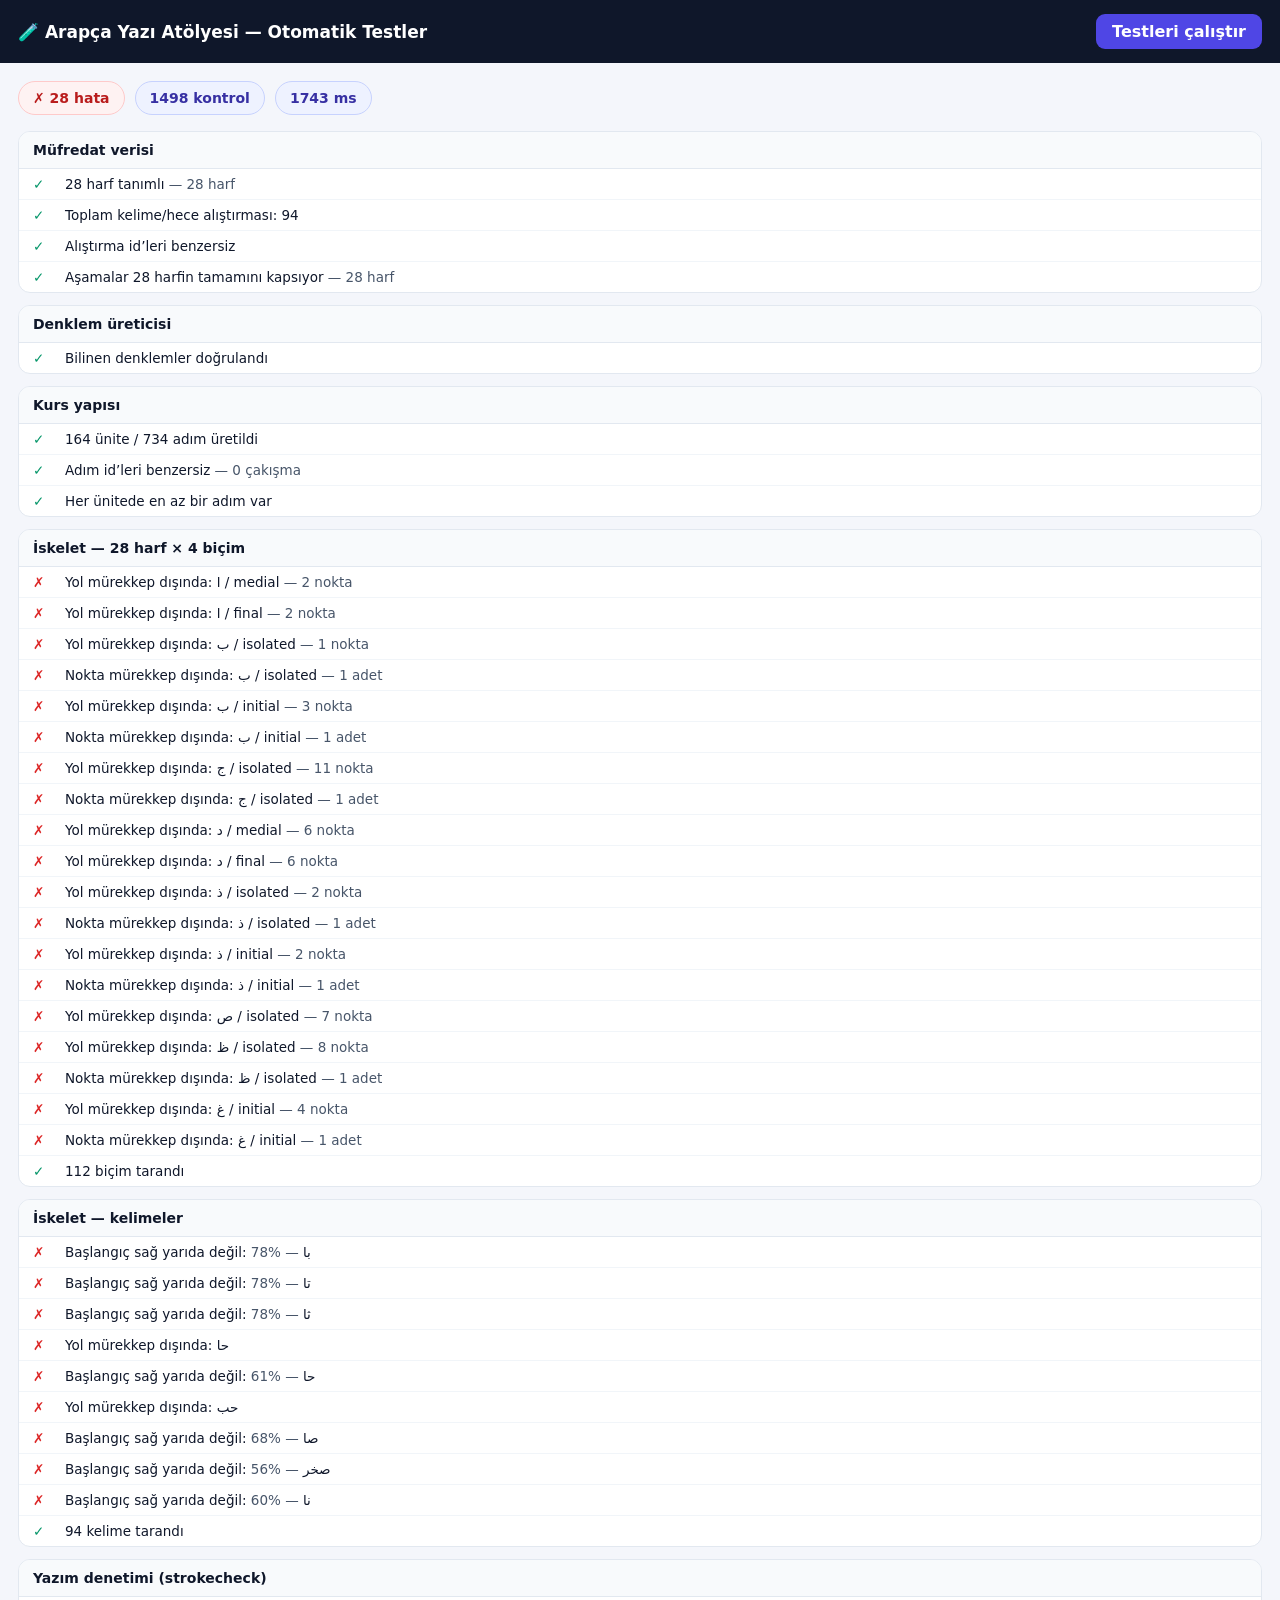
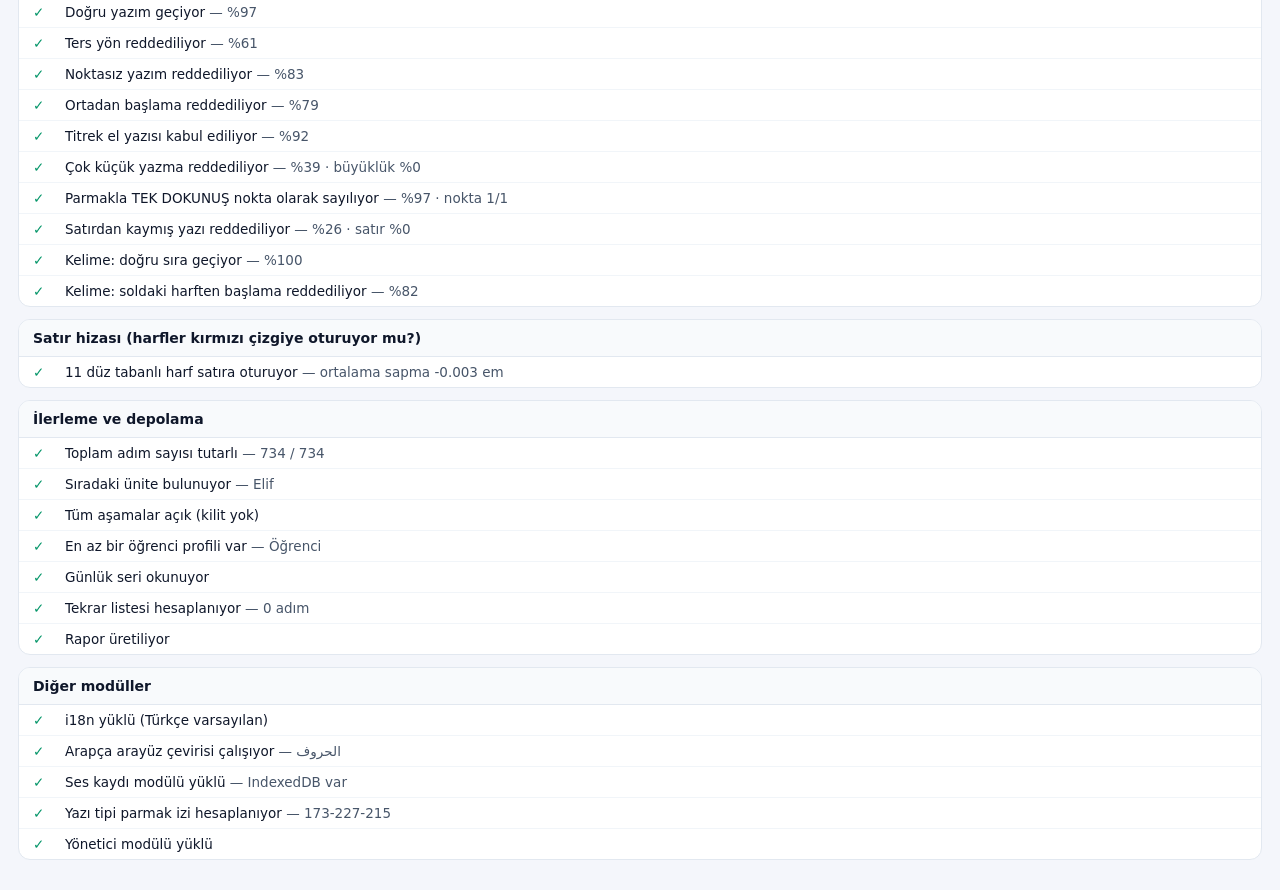
<file: test.html>
<!DOCTYPE html>
<html lang="tr">
<head>
<meta charset="utf-8" />
<meta name="viewport" content="width=device-width, initial-scale=1" />
<title>Arapça Yazı Atölyesi — Otomatik Testler</title>
<style>
  body { font-family: "Segoe UI", system-ui, sans-serif; margin: 0; background: #f4f6fb; color: #0f172a; }
  header { background: #0f172a; color: #fff; padding: 14px 18px; display: flex; gap: 14px; align-items: center; flex-wrap: wrap; }
  header h1 { font-size: 17px; margin: 0; flex: 1 1 auto; }
  button { font: inherit; padding: 8px 16px; border-radius: 9px; border: 0; background: #4f46e5; color: #fff; cursor: pointer; font-weight: 600; }
  button:disabled { opacity: .5; cursor: progress; }
  main { padding: 18px; }
  .summary { display: flex; gap: 10px; flex-wrap: wrap; margin-bottom: 16px; }
  .pill { padding: 8px 14px; border-radius: 99px; font-size: 14px; font-weight: 700; }
  .pill.ok { background: #ecfdf5; color: #065f46; border: 1px solid #a7f3d0; }
  .pill.bad { background: #fef2f2; color: #b91c1c; border: 1px solid #fecaca; }
  .pill.info { background: #eef2ff; color: #3730a3; border: 1px solid #c7d2fe; }
  .grp { background: #fff; border: 1px solid #e2e8f0; border-radius: 12px; margin-bottom: 12px; overflow: hidden; }
  .grp > h2 { margin: 0; font-size: 14px; padding: 10px 14px; background: #f8fafc; border-bottom: 1px solid #e2e8f0; }
  .case { padding: 7px 14px; font-size: 13.5px; border-bottom: 1px solid #f1f5f9; display: flex; gap: 10px; }
  .case:last-child { border-bottom: 0; }
  .case .st { flex: none; font-weight: 700; width: 22px; }
  .case.pass .st { color: #059669; }
  .case.fail .st { color: #dc2626; }
  .case .msg { color: #475569; }
  .ar { font-family: "Traditional Arabic","Amiri","Segoe UI",serif; font-size: 20px; }
  canvas { display: block; width: 620px; height: 310px; }
  #stage { position: fixed; left: -9999px; top: 0; }
</style>
</head>
<body>
<header>
  <h1>🧪 Arapça Yazı Atölyesi — Otomatik Testler</h1>
  <button id="run">Testleri çalıştır</button>
</header>
<main>
  <div class="summary" id="summary"></div>
  <div id="out"></div>
</main>

<div id="stage"><canvas id="pad"></canvas></div>

<script src="js/i18n.js"></script>
<script src="js/data.js"></script>
<script src="js/letterforms.js"></script>
<script src="js/custom-paths.js"></script>
<script src="js/admin.js"></script>
<script src="js/course.js"></script>
<script src="js/storage.js"></script>
<script src="js/audio.js"></script>
<script src="js/speech.js"></script>
<script src="js/confetti.js"></script>
<script src="js/skeleton.js"></script>
<script src="js/tracing.js"></script>
<script src="js/strokecheck.js"></script>
<script src="js/assembly.js"></script>
<script>
/* =========================================================================
   Elle yaptığım kontrolleri kalıcı hâle getiren küçük test koşucusu.
   Amaç: müfredat ya da motor değiştiğinde bir şeyin bozulduğunu hemen görmek.
   ========================================================================= */
(function () {
  const AH = window.AH;
  const out = document.getElementById('out');
  let groups = {}, pass = 0, fail = 0;

  function group(name) {
    if (!groups[name]) {
      const el = document.createElement('div');
      el.className = 'grp';
      el.innerHTML = '<h2>' + name + '</h2>';
      out.appendChild(el);
      groups[name] = el;
    }
    return groups[name];
  }
  function check(grp, ok, title, msg) {
    const el = document.createElement('div');
    el.className = 'case ' + (ok ? 'pass' : 'fail');
    el.innerHTML = '<span class="st">' + (ok ? '✓' : '✗') + '</span>' +
                   '<span>' + title + (msg ? ' <span class="msg">— ' + msg + '</span>' : '') + '</span>';
    group(grp).appendChild(el);
    ok ? pass++ : fail++;
    return ok;
  }
  /* Sadece hata olduğunda satır bas (uzun listeleri kısaltmak için) */
  function checkQuiet(grp, ok, title, msg) {
    if (ok) { pass++; return true; }
    return check(grp, false, title, msg);
  }

  const pad = AH.tracing.create(document.getElementById('pad'), {});

  function mask() { return pad.glyphMask(); }
  function onInk(m, x, y) {
    x = Math.round(x); y = Math.round(y);
    return x >= 0 && y >= 0 && x < m.w && y < m.h && m.data[(y * m.w + x) * 4 + 3] > 40;
  }
  function draw(points, id) {
    const cv = pad.canvas, r = cv.getBoundingClientRect();
    const pe = (t, p) => new PointerEvent(t, { bubbles: true, cancelable: true, pointerId: id,
      pointerType: 'mouse', clientX: r.left + p.x, clientY: r.top + p.y });
    const d = [];
    for (let i = 1; i < points.length; i++) {
      const a = points[i - 1], b = points[i];
      const n = Math.max(2, Math.round(Math.hypot(b.x - a.x, b.y - a.y) / 4));
      for (let k = 0; k < n; k++) d.push({ x: a.x + (b.x - a.x) * k / n, y: a.y + (b.y - a.y) * k / n });
    }
    d.push(points[points.length - 1]);
    cv.dispatchEvent(pe('pointerdown', d[0]));
    for (let i = 1; i < d.length; i++) cv.dispatchEvent(pe('pointermove', d[i]));
    cv.dispatchEvent(pe('pointerup', d[d.length - 1]));
  }
  function dot(p, id) {
    const cv = pad.canvas, r = cv.getBoundingClientRect();
    const pe = (t, q) => new PointerEvent(t, { bubbles: true, cancelable: true, pointerId: id,
      pointerType: 'mouse', clientX: r.left + q.x, clientY: r.top + q.y });
    cv.dispatchEvent(pe('pointerdown', p));
    cv.dispatchEvent(pe('pointermove', { x: p.x + 2, y: p.y + 2 }));
    cv.dispatchEvent(pe('pointerup', { x: p.x + 2, y: p.y + 2 }));
  }

  function run() {
    out.innerHTML = ''; groups = {}; pass = 0; fail = 0;
    const t0 = performance.now();
    const D = AH.data, LF = AH.letterforms;

    /* ---------------- 1) MÜFREDAT ---------------- */
    const G1 = 'Müfredat verisi';
    check(G1, D.ALPHABET.length === 28, '28 harf tanımlı', D.ALPHABET.length + ' harf');
    const taught = [];
    let allWords = 0;
    D.STAGES.forEach((st) => {
      st.letters.forEach((L) => taught.push(L.char));
      D.allExercises(st).forEach((ex) => {
        allWords++;
        /* denklem, kelimeyi doğru üretiyor mu? */
        const joined = ex.equation.join('').replace(/ـ/g, '');
        checkQuiet(G1, joined === ex.result,
          'Denklem uyuşmuyor: ' + ex.id, '<span class="ar">' + joined + '</span> ≠ <span class="ar">' + ex.result + '</span>');
        /* harekesiz hâli sözcükle aynı mı? */
        checkQuiet(G1, D.stripTashkeel(ex.vowelled) === ex.result,
          'Harekeli/harekesiz uyuşmuyor: ' + ex.id,
          '<span class="ar">' + D.stripTashkeel(ex.vowelled) + '</span> ≠ <span class="ar">' + ex.result + '</span>');
        /* kelime yalnızca O ANA KADAR öğretilen harfleri içermeli */
        for (const ch of ex.result) {
          const base = ({ 'أ': 'ا', 'إ': 'ا', 'آ': 'ا' })[ch] || ch;
          checkQuiet(G1, taught.indexOf(base) >= 0,
            'Öğretilmemiş harf: ' + ex.id, '<span class="ar">' + ch + '</span> henüz öğretilmedi');
        }
        checkQuiet(G1, !!ex.tr && !!ex.vowelled, 'Eksik alan: ' + ex.id, '');
      });
    });
    check(G1, true, 'Toplam kelime/hece alıştırması: ' + allWords, '');
    const ids = D.STAGES.flatMap((s) => D.allExercises(s)).map((e) => e.id);
    check(G1, new Set(ids).size === ids.length, 'Alıştırma id’leri benzersiz', '');
    check(G1, new Set(taught).size === 28, 'Aşamalar 28 harfin tamamını kapsıyor', taught.length + ' harf');

    /* denklem üreticisi bilinen örnekleri doğru veriyor mu? */
    const G1b = 'Denklem üreticisi';
    [['باب', 'بـ ـا ب'], ['بحث', 'بـ ـحـ ـث'], ['أخت', 'أ خـ ـت'],
     ['دار', 'د ا ر'], ['نور', 'نـ ـو ر'], ['سلام', 'سـ ـلـ ـا م']].forEach(([w, exp]) => {
      const got = D.buildEquation(w).join(' ');
      checkQuiet(G1b, got === exp, 'buildEquation("' + w + '")',
        '<span class="ar">' + got + '</span> ≠ <span class="ar">' + exp + '</span>');
    });
    check(G1b, true, 'Bilinen denklemler doğrulandı', '');

    /* ---------------- 2) KURS YAPISI ---------------- */
    const G2 = 'Kurs yapısı';
    const units = AH.course.allUnits(), steps = AH.course.allSteps();
    check(G2, units.length > 0 && steps.length > 0,
      units.length + ' ünite / ' + steps.length + ' adım üretildi', '');
    const sids = steps.map((s) => s.id);
    check(G2, new Set(sids).size === sids.length, 'Adım id’leri benzersiz',
      (sids.length - new Set(sids).size) + ' çakışma');
    checkQuiet(G2, units.every((u) => u.steps.length > 0), 'Boş ünite yok', '');
    check(G2, units.every((u) => u.steps.length > 0), 'Her ünitede en az bir adım var', '');

    /* ---------------- 3) İSKELET: TÜM HARF BİÇİMLERİ ---------------- */
    const G3 = 'İskelet — 28 harf × 4 biçim';
    let formCount = 0;
    const keys = ['isolated', 'initial', 'medial', 'final'];
    D.ALPHABET.forEach((L) => {
      keys.forEach((k) => {
        const rule = LF.get(L.char, k);
        if (!checkQuiet(G3, !!rule, 'Yazım kuralı yok: ' + L.char + ' / ' + k, '')) return;
        pad.setForm(rule); pad.setWord(L.forms[k]);
        const p = pad.refPath(), dots = pad.refDots(), m = mask();
        formCount++;
        checkQuiet(G3, p.length >= 2, 'Yol çok kısa: ' + L.char + ' / ' + k, p.length + ' nokta');
        const off = p.filter((q) => !onInk(m, q.x, q.y)).length;
        checkQuiet(G3, off === 0, 'Yol mürekkep dışında: ' + L.char + ' / ' + k, off + ' nokta');
        const offDots = dots.filter((q) => !onInk(m, q.x, q.y)).length;
        checkQuiet(G3, offDots === 0, 'Nokta mürekkep dışında: ' + L.char + ' / ' + k, offDots + ' adet');
        /* ك gibi gövdeden ayrı ek parçası olan harfler hariç, sayı tutmalı */
        const expected = L.dots;
        const tolerated = (L.char === 'ك');
        checkQuiet(G3, tolerated || dots.length === expected,
          'Nokta sayısı: ' + L.char + ' / ' + k, dots.length + ' ≠ ' + expected);
      });
    });
    check(G3, true, formCount + ' biçim tarandı', '');

    /* ---------------- 4) İSKELET: KELİMELER ---------------- */
    const G4 = 'İskelet — kelimeler';
    let wordCount = 0;
    D.STAGES.forEach((st) => D.allExercises(st).forEach((ex) => {
      const info = LF.parseFragment(ex.equation[0]);
      const f = LF.get(info.char, info.formKey);
      pad.setForm({ isWord: true, startRule: f ? f.startRule : 'right',
        dots: { count: D.dotsInWord(ex.result) } });
      pad.setWord(ex.result);
      const p = pad.refPath(), dots = pad.refDots(), L = pad.getLayout(), m = mask();
      wordCount++;
      checkQuiet(G4, p.length >= 2, 'Yol yok: ' + ex.result, '');
      checkQuiet(G4, p.filter((q) => !onInk(m, q.x, q.y)).length === 0,
        'Yol mürekkep dışında: ' + ex.result, '');
      checkQuiet(G4, dots.length === D.dotsInWord(ex.result),
        'Nokta sayısı: ' + ex.result, dots.length + ' ≠ ' + D.dotsInWord(ex.result));
      /* Arapça sağdan sola: başlangıç kelimenin sağ yarısında olmalı */
      const startPct = (L.right - p[0].x) / L.width;
      checkQuiet(G4, startPct <= 0.55, 'Başlangıç sağ yarıda değil: ' + ex.result,
        '%' + Math.round(startPct * 100));
    }));
    check(G4, true, wordCount + ' kelime tarandı', '');

    /* ---------------- 5) YAZIM DENETİMİ ---------------- */
    const G5 = 'Yazım denetimi (strokecheck)';
    function evaluateWith(glyph, rule, strokes, dotPts) {
      pad.setForm(rule); pad.setWord(glyph); pad.clear();
      strokes.forEach((s, i) => draw(s, 900 + i));
      (dotPts || []).forEach((d, i) => dot(d, 950 + i));
      const shape = pad.evaluate();
      return AH.strokecheck.check({
        strokes: pad.getStrokes(), refPath: pad.refPath(),
        refParts: pad.refParts().map((x) => x.path), refDots: pad.refDots(),
        shape, targetBox: pad.inkBox(), baselineY: pad.getLayout().baselineY,
        fontSize: pad.getLayout().fontSize, dotsInfo: rule.dots
      });
    }
    /* doğru yazım geçmeli */
    (function () {
      const rule = LF.get('ب', 'isolated');
      pad.setForm(rule); pad.setWord('ب');
      const ref = pad.refPath().map((q) => ({ x: q.x, y: q.y }));
      const rd = pad.refDots().map((q) => ({ x: q.x, y: q.y }));
      let r = evaluateWith('ب', rule, [ref], rd);
      check(G5, r.pass && r.score >= 90, 'Doğru yazım geçiyor', '%' + r.score);
      /* ters yön reddedilmeli */
      r = evaluateWith('ب', rule, [ref.slice().reverse()], rd);
      check(G5, !r.pass && r.problems.some((p) => p.code === 'start'),
        'Ters yön reddediliyor', '%' + r.score);
      /* nokta eksik reddedilmeli */
      r = evaluateWith('ب', rule, [ref], []);
      check(G5, !r.pass && r.problems.some((p) => p.code === 'dots-missing'),
        'Noktasız yazım reddediliyor', '%' + r.score);
      /* ortadan başlama reddedilmeli */
      const mid = Math.floor(ref.length / 2);
      r = evaluateWith('ب', rule, [ref.slice(mid), ref.slice(0, mid + 1)], rd);
      check(G5, !r.pass, 'Ortadan başlama reddediliyor', '%' + r.score);
      /* titrek el geçmeli (aşırı katı olmamalı) */
      let s = 7;
      const rnd = () => { s = (s * 9301 + 49297) % 233280; return s / 233280 - 0.5; };
      const wob = ref.map((p) => ({ x: p.x + rnd() * 14, y: p.y + rnd() * 14 }));
      r = evaluateWith('ب', rule, [wob], rd.map((p) => ({ x: p.x + 8, y: p.y + 8 })));
      check(G5, r.pass, 'Titrek el yazısı kabul ediliyor', '%' + r.score);

      /* ÇOK KÜÇÜK yazma reddedilmeli (oran denetimi) */
      const c0 = { x: (ref[0].x + ref[ref.length - 1].x) / 2, y: ref[0].y };
      const small = ref.map((p) => ({ x: c0.x + (p.x - c0.x) * 0.35, y: c0.y + (p.y - c0.y) * 0.35 }));
      r = evaluateWith('ب', rule, [small], rd.map((p) => ({ x: c0.x + (p.x - c0.x) * 0.35, y: c0.y + (p.y - c0.y) * 0.35 })));
      check(G5, !r.pass && r.parts.proportion < 60, 'Çok küçük yazma reddediliyor',
        '%' + r.score + ' · büyüklük %' + r.parts.proportion);

      /* PARMAKLA TEK DOKUNUŞ nokta sayılmalı (mobilde en sık durum) */
      (function () {
        pad.setForm(rule); pad.setWord('ب'); pad.clear();
        draw(ref, 880);
        /* hiç hareket etmeyen tek dokunuş */
        const cv = pad.canvas, rr = cv.getBoundingClientRect();
        const pe = (t, p) => new PointerEvent(t, { bubbles: true, cancelable: true,
          pointerId: 881, pointerType: 'touch', clientX: rr.left + p.x, clientY: rr.top + p.y });
        cv.dispatchEvent(pe('pointerdown', rd[0]));
        cv.dispatchEvent(pe('pointerup', rd[0]));
        const shape2 = pad.evaluate();
        const r2 = AH.strokecheck.check({
          strokes: pad.getStrokes(), refPath: pad.refPath(),
          refParts: pad.refParts().map((x) => x.path), refDots: pad.refDots(),
          shape: shape2, targetBox: pad.inkBox(), baselineY: pad.getLayout().baselineY,
          fontSize: pad.getLayout().fontSize, dotsInfo: rule.dots
        });
        check(G5, r2.dotsMatched === 1 && r2.pass,
          'Parmakla TEK DOKUNUŞ nokta olarak sayılıyor',
          '%' + r2.score + ' · nokta ' + r2.dotsMatched + '/' + r2.dotsExpected);
      })();

      /* SATIRDAN KAYMIŞ yazı reddedilmeli (satır denetimi) */
      const fs = pad.getLayout().fontSize;
      const drift = ref.map((p) => ({ x: p.x, y: p.y + fs * 0.55 }));
      r = evaluateWith('ب', rule, [drift], rd.map((p) => ({ x: p.x, y: p.y + fs * 0.55 })));
      check(G5, !r.pass, 'Satırdan kaymış yazı reddediliyor',
        '%' + r.score + ' · satır %' + r.parts.baseline);
    })();

    /* çok parçalı kelime: sondan başlama reddedilmeli */
    (function () {
      const ex = { equation: AH.data.buildEquation('باب'), result: 'باب' };
      const rule = { isWord: true, startRule: LF.get('ب', 'initial').startRule,
        dots: { count: D.dotsInWord('باب') } };
      pad.setForm(rule); pad.setWord('باب');
      const parts = pad.refParts().map((x) => x.path.map((q) => ({ x: q.x, y: q.y })));
      const rd = pad.refDots().map((q) => ({ x: q.x, y: q.y }));
      let r = evaluateWith('باب', rule, parts, rd);
      check(G5, r.pass, 'Kelime: doğru sıra geçiyor', '%' + r.score);
      if (parts.length > 1) {
        r = evaluateWith('باب', rule, [parts[1], parts[0]], rd);
        check(G5, !r.pass, 'Kelime: soldaki harften başlama reddediliyor', '%' + r.score);
      }
    })();

    /* ---------------- 5b) SATIR HİZASI ---------------- */
    const G5b = 'Satır hizası (harfler kırmızı çizgiye oturuyor mu?)';
    (function () {
      /* Düz tabanlı, noktasız harfler satıra OTURMALI */
      const flat = ['ا', 'د', 'ذ', 'ط', 'ظ', 'ك', 'ف', 'ه', 'ت', 'ث', 'ب'];
      const offs = [];
      flat.forEach((ch) => {
        pad.setForm(LF.get(ch, 'isolated'));
        pad.setWord(ch);
        const L = pad.getLayout(), m = mask();
        /* gövde bileşeni (nokta hariç) */
        const g = new Uint8Array(m.w * m.h);
        for (let i = 0; i < m.w * m.h; i++) g[i] = m.data[i * 4 + 3] > 60 ? 1 : 0;
        const comps = AH.skeleton.components(g, m.w, m.h).sort((a, b) => b.count - a.count);
        if (!comps.length) return;
        const off = (comps[0].maxy - L.baselineY) / L.fontSize;
        offs.push(off);
        checkQuiet(G5b, Math.abs(off) < 0.05,
          'Satırdan uzak: ' + ch, 'sapma ' + off.toFixed(3) + ' em');
      });
      const avg = offs.reduce((a, b) => a + b, 0) / offs.length;
      check(G5b, Math.abs(avg) < 0.03,
        flat.length + ' düz tabanlı harf satıra oturuyor',
        'ortalama sapma ' + avg.toFixed(3) + ' em');
    })();

    /* ---------------- 6) İLERLEME / DEPOLAMA ---------------- */
    const G6 = 'İlerleme ve depolama';
    const before = AH.storage.overall();
    check(G6, before.total === steps.length, 'Toplam adım sayısı tutarlı',
      before.total + ' / ' + steps.length);
    check(G6, typeof AH.storage.nextUnit().id === 'string', 'Sıradaki ünite bulunuyor',
      AH.storage.nextUnit().title);
    check(G6, AH.storage.isStageUnlocked(7) === true, 'Tüm aşamalar açık (kilit yok)', '');
    check(G6, AH.storage.listProfiles().length >= 1, 'En az bir öğrenci profili var',
      AH.storage.activeProfile().name);
    check(G6, typeof AH.storage.streak().count === 'number', 'Günlük seri okunuyor', '');
    check(G6, Array.isArray(AH.storage.dueSteps()), 'Tekrar listesi hesaplanıyor',
      AH.storage.dueSteps().length + ' adım');
    check(G6, typeof AH.storage.report().attempts === 'number', 'Rapor üretiliyor', '');

    /* ---------------- 7) DİL / EK MODÜLLER ---------------- */
    const G7 = 'Diğer modüller';
    check(G7, !!AH.i18n && AH.i18n.t('Harfler') === 'Harfler', 'i18n yüklü (Türkçe varsayılan)', '');
    if (AH.i18n) {
      const cur = AH.i18n.get();
      AH.i18n.set('ar');
      check(G7, AH.i18n.t('Harfler') === 'الحروف', 'Arapça arayüz çevirisi çalışıyor', AH.i18n.t('Harfler'));
      AH.i18n.set(cur);
    }
    check(G7, !!AH.audio, 'Ses kaydı modülü yüklü', AH.audio && AH.audio.supported ? 'IndexedDB var' : 'IndexedDB yok');
    check(G7, typeof AH.tracing.fontFingerprint === 'function', 'Yazı tipi parmak izi hesaplanıyor',
      AH.tracing.fontFingerprint());
    check(G7, !!AH.admin && typeof AH.admin.getPath === 'function', 'Yönetici modülü yüklü', '');

    /* ---------------- özet ---------------- */
    const ms = Math.round(performance.now() - t0);
    document.getElementById('summary').innerHTML =
      '<span class="pill ' + (fail ? 'bad' : 'ok') + '">' +
        (fail ? '✗ ' + fail + ' hata' : '✓ Hepsi geçti') + '</span>' +
      '<span class="pill info">' + pass + ' kontrol</span>' +
      '<span class="pill info">' + ms + ' ms</span>';
  }

  document.getElementById('run').addEventListener('click', function () {
    this.disabled = true;
    setTimeout(() => { try { run(); } finally { this.disabled = false; } }, 10);
  });
  run();
})();
</script>
</body>
</html>
</file>
